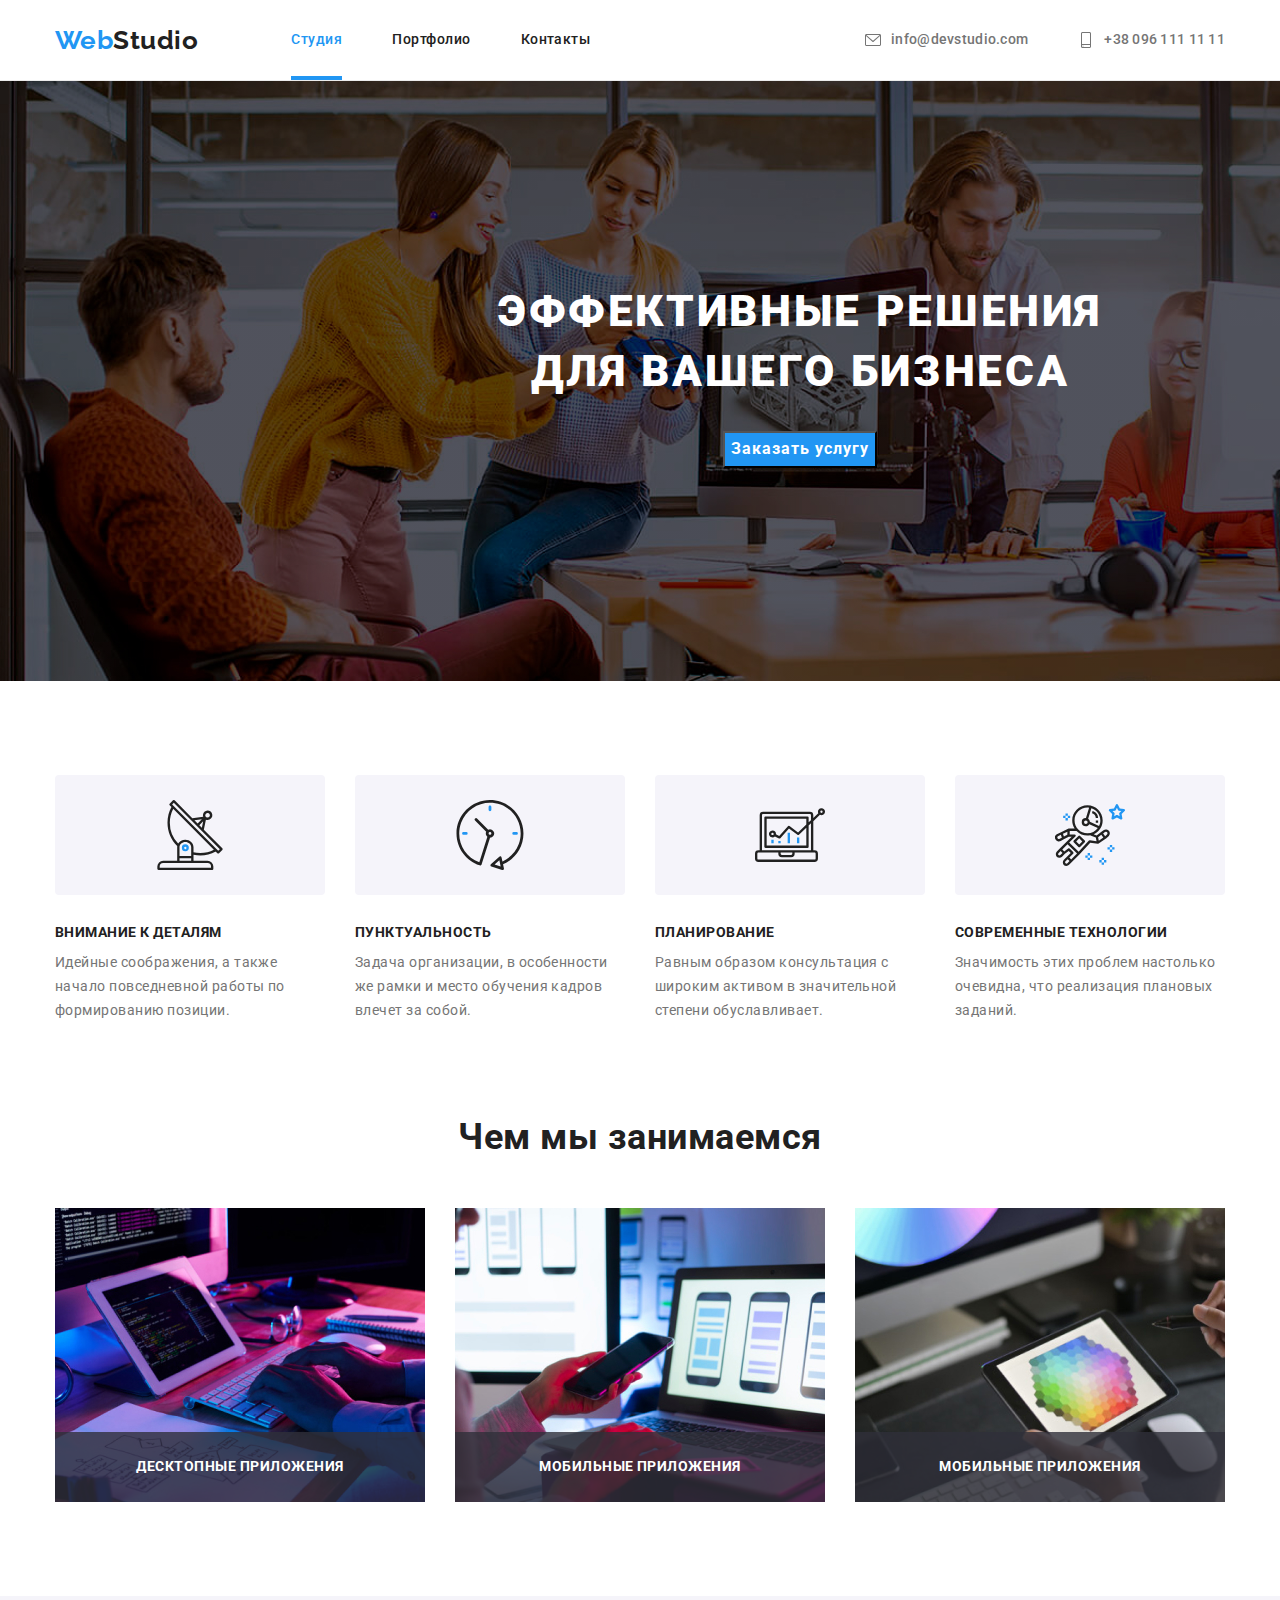
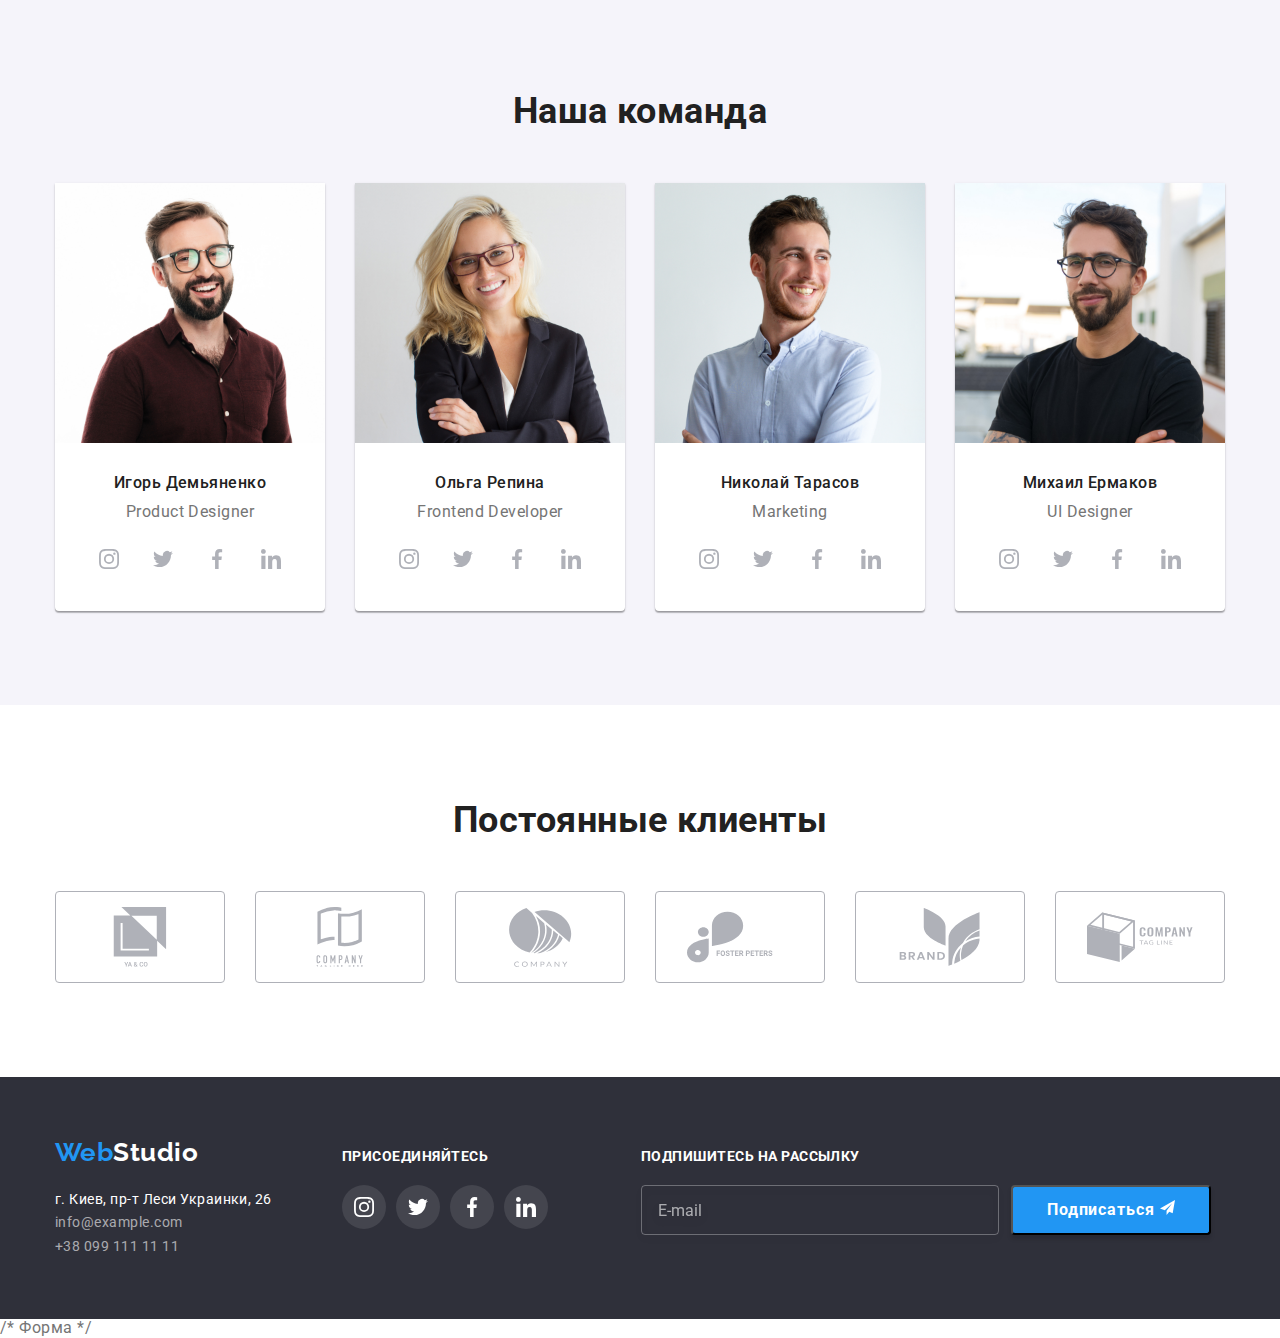
<file: index.html>
<!DOCTYPE html>
<html lang="en">
<head>
  <meta charset="UTF-8">
  <meta http-equiv="X-UA-Compatible" content="IE=edge">
  <meta name="viewport" content="width=device-width, initial-scale=1.0">
  <title>Document</title>
  <link rel="stylesheet" href="https://cdnjs.cloudflare.com/ajax/libs/modern-normalize/1.0.0/modern-normalize.min.css" />
  <link href="https://fonts.googleapis.com/css2?family=Raleway:wght@700&family=Roboto:wght@400;500;700;900&display=swap"
    rel="stylesheet">
  <link rel="stylesheet" href="./css/styles.css">
</head>
<body>
  <header class="header-frame">
    <div class="container header-flex">
        <nav class="main-nav">
          <a class="logo logo-header" href="/">Web<span class="logo-accent-header">Studio</span></a>
          <ul class="navigation list">
            <li class="item"><a class="current nav-li" href="./index.html">Студия</a></li>
            <li class="item"><a href="./portfolio.html">Портфолио</a></li>
            <li class="item"><a href="">Контакты</a></li>
          </ul>
        </nav>
        <ul class="contacts list">
          <li class="item">
            <a class="mail-item" href="mailto:info@devstudio.com">
              <svg class="mail" width="16" height="16">
                <use href="./img/sprayt.svg#icon-envelope-hover-1"></use>
              </svg>
              info@devstudio.com</a>
          </li>
          <li class="item">
            <a class="mail-item" href="tel:0961111111">
              <svg class="mail"  width="16" height="16">
                <use href="./img/sprayt.svg#icon-smartphone-1"></use>
              </svg>
              +38 096 111 11 11</a>
          </li>
        </ul>
    </div>
  </header>
  
  <main>
    <section class="hero">
      <div class="container">
        <h1 class="hero-header">Эффективные решения для вашего бизнеса</h1>
        <button class="hero-btn" type="button" data-modal-open>Заказать услугу</button>
      </div>
    </section>
  
    <section class="features">
      <div class="container">
        <h2 class="visually-hidden" >Особенности</h2>
          <ul class="features-list list">
              <li class="features-li">
                <div class="vector">
                  <svg class="vector-img" width="70" height="70">
                    <use href="./img/sprayt.svg#icon-antenna-1-1"></use>
                  </svg>
                </div>
                <h3 class="features-heder">Внимание к деталям</h3>
                <p class="features-text">Идейные соображения, а также начало повседневной работы по формированию позиции.</p>
              </li>
              <li class="features-li">
                <div class="vector">
                  <svg class="vector-img" width="70" height="70">
                    <use href="./img/sprayt.svg#icon-clock-1-1"></use>
                  </svg>
                </div>
                <h3 class="features-heder">Пунктуальность</h3>
                <p class="features-text">Задача организации, в особенности же рамки и место обучения кадров влечет за собой.</p>
              </li>
              <li class="features-li">
                <div class="vector">
                  <svg class="vector-img" width="70" height="70">
                    <use href="./img/sprayt.svg#icon-diagram-1-1"></use>
                  </svg>
                </div>
                <h3 class="features-heder">Планирование</h3>
                <p class="features-text">Равным образом консультация с широким активом в значительной степени обуславливает.</p>
              </li>
              <li class="features-li">
                <div class="vector">
                  <svg class="vector-img" width="70" height="70">
                    <use href="./img/sprayt.svg#icon-astronaut-1-1"></use>
                  </svg>
                </div>
                <h3 class="features-heder">Современные технологии</h3>
                <p class="features-text">Значимость этих проблем настолько очевидна, что реализация плановых заданий.</p>
              </li>
          </ul>
      </div>
    </section>
  
    <section class="business">
      <div class="container">
        <h2>Чем мы занимаемся</h2>
          <ul class="business-img list">
            <li class="img">
            <img src="./img/img.jpg" alt="разработка" width="370">
            <div class="business-heder">
              <p class="business-text">Десктопные приложения</p>
            </div>
            </li>
            <li class="img">
            <img src="./img/img(1).jpg" alt="мобильные версии" width="370">
            <div class="business-heder">
              <p class="business-text">Мобильные приложения</p>
            </div>
            </li>
            <li class="img">
            <img src="./img/img(2).jpg" alt="дизайн" width="370">
            <div class="business-heder">
              <p class="business-text">Мобильные приложения</p>
            </div>
            </li>
          </ul>
        </div>
    </section>
  
    <section class="command">
      <div class="container">
        <h2>Наша команда</h2>
          <ul class="command-list list">
            <li class="command-li"> 
              <img src="./img/photo1.jpg" alt="photo" width="270">
              <div class="command-box">
                <h3 class="command-heder">Игорь Демьяненко</h3>
                <p class="command-text">Product Designer</p>
                <ul class="social-command list">
                  <li class="link-size">
                    <a class="social" href="">
                      <svg class="socials-icon"  width="20" height="20">
                        <use href="./img/sprayt.svg#icon-instagram"></use>
                      </svg>
                    </a>
                  </li>
                  <li class="link-size">
                    <a class="social" href="">
                      <svg class="socials-icon"  width="20" height="20">
                        <use href="./img/sprayt.svg#icon-twitter"></use>
                      </svg>
                    </a>
                  </li>
                  <li class="link-size">
                    <a class="social" href="">
                      <svg class="socials-icon"  width="20" height="20">
                        <use href="./img/sprayt.svg#icon-facebook"></use>
                      </svg>
                    </a>
                  </li>
                  <li class="link-size">
                    <a class="social" href="">
                      <svg class="socials-icon"  width="20" height="20">
                        <use href="./img/sprayt.svg#icon-linkedin"></use>
                      </svg>
                    </a>
                  </li>
                </ul>
              </div>
            </li>
            <li class="command-li">
              <img src="./img/photo2.jpg" alt="photo" width="270">
              <div class="command-box">
                <h3 class="command-heder">Ольга Репина</h3>
                <p class="command-text">Frontend Developer</p>
                <ul class="social-command list">
                  <li class="link-size">
                    <a class="social" href="">
                      <svg class="socials-icon" width="20" height="20">
                        <use href="./img/sprayt.svg#icon-instagram"></use>
                      </svg>
                    </a>
                  </li>
                  <li class="link-size">
                    <a class="social" href="">
                      <svg class="socials-icon" width="20" height="20">
                        <use href="./img/sprayt.svg#icon-twitter"></use>
                      </svg>
                    </a>
                  </li>
                  <li class="link-size">
                    <a class="social" href="">
                      <svg class="socials-icon" width="20" height="20">
                        <use href="./img/sprayt.svg#icon-facebook"></use>
                      </svg>
                    </a>
                  </li>
                  <li class="link-size">
                    <a class="social" href="">
                      <svg class="socials-icon" width="20" height="20">
                        <use href="./img/sprayt.svg#icon-linkedin"></use>
                      </svg>
                    </a>
                  </li>
                </ul>
              </div>
            </li>
            <li class="command-li">
              <img src="./img/photo3.jpg" alt="photo" width="270">
              <div class="command-box">
                <h3 class="command-heder">Николай Тарасов</h3>
                <p class="command-text">Marketing</p>
                <ul class="social-command list">
                  <li class="link-size">
                    <a class="social" href="">
                      <svg class="socials-icon" width="20" height="20">
                        <use href="./img/sprayt.svg#icon-instagram"></use>
                      </svg>
                    </a>
                  </li>
                  <li class="link-size">
                    <a class="social" href="">
                      <svg class="socials-icon" width="20" height="20">
                        <use href="./img/sprayt.svg#icon-twitter"></use>
                      </svg>
                    </a>
                  </li>
                  <li class="link-size">
                    <a class="social" href="">
                      <svg class="socials-icon" width="20" height="20">
                        <use href="./img/sprayt.svg#icon-facebook"></use>
                      </svg>
                    </a>
                  </li>
                  <li class="link-size">
                    <a class="social" href="">
                      <svg class="socials-icon" width="20" height="20">
                        <use href="./img/sprayt.svg#icon-linkedin"></use>
                      </svg>
                    </a>
                  </li>
                </ul>
              </div>
            </li>
            <li class="command-li">
              <img src="./img/photo4.jpg" alt="photo" width="270">
              <div class="command-box">
                <h3 class="command-heder">Михаил Ермаков</h3>
                <p class="command-text">UI Designer</p>
                <ul class="social-command list">
                  <li class="link-size">
                    <a class="social" href="">
                      <svg class="socials-icon" width="20" height="20">
                        <use href="./img/sprayt.svg#icon-instagram"></use>
                      </svg>
                    </a>
                  </li>
                  <li class="link-size">
                    <a class="social" href="">
                      <svg class="socials-icon"  width="20" height="20">
                        <use href="./img/sprayt.svg#icon-twitter"></use>
                      </svg>
                    </a>
                  </li>
                  <li class="link-size">
                    <a class="social" href="">
                      <svg class="socials-icon" width="20" height="20">
                        <use href="./img/sprayt.svg#icon-facebook"></use>
                      </svg>
                    </a>
                  </li>
                  <li class="link-size">
                    <a class="social" href="">
                      <svg class="socials-icon" width="20" height="20">
                        <use href="./img/sprayt.svg#icon-linkedin"></use>
                      </svg>
                    </a>
                  </li>
                </ul>
              </div>
            </li>
          </ul>
        </div>
      </section>

      <section class="clients">
        <div class="container">
          <h2>Постоянные клиенты</h2>
            <ul class="clients-list list">
              <li class="clients-li"> 
                <a class="clients-link" href="">
                  <svg class="clients-logo" width="106" height="60">
                    <use href="./img/sprayt.svg#icon-Logo-1"></use>
                  </svg>
                </a>
              </li>
              <li class="clients-li">
                <a class="clients-link" href="">
                  <svg class="clients-logo" width="106" height="60">
                    <use href="./img/sprayt.svg#icon-Logo-2"></use>
                  </svg>
                </a>
              </li>
              <li class="clients-li">
                <a class="clients-link" href="">
                  <svg class="clients-logo" width="106" height="60">
                    <use href="./img/sprayt.svg#icon-Logo-3"></use>
                  </svg>
                </a>
              </li>
              <li class="clients-li">
                <a class="clients-link" href="">
                  <svg class="clients-logo" width="106" height="60">
                    <use href="./img/sprayt.svg#icon-Logo-4"></use>
                  </svg>
                </a>
              </li>
              <li class="clients-li">
                <a class="clients-link" href="">
                  <svg class="clients-logo" width="106" height="60">
                    <use href="./img/sprayt.svg#icon-Logo-5"></use>
                  </svg>
                </a>
              </li>
              <li class="clients-li">
                <a class="clients-link" href="">
                  <svg class="clients-logo" width="106" height="60">
                    <use href="./img/sprayt.svg#icon-Logo-6"></use>
                  </svg>
                </a>
              </li>
            </ul>
        </div>
      </section>
  </main>
  
  <footer class="footer">
    <div class="footer-container container" >
      <div class="footer-section">
          <a class="logo " href="/">Web<span class="logo-accent-footer">Studio</span></a>
          <address class="address"> г. Киев, пр-т Леси Украинки, 26
            <ul class="address-contacts list">
              <li>
                <a class="footer-mail" href="mailto:info@example.com"> info@example.com</a>
              </li>
              <li>
                <a href="tel:+380991111111"> +38 099 111 11 11</a>
              </li>
            </ul>
        </address>
      </div>
      <div>
        <h3 class="footer-header">присоединяйтесь</h3>
        <ul class="footer-list list">
          <li class="footer-li">
            <a class="social-footer" href="">
              <svg class="socials-icon" width="20" height="20">
                <use href="./img/sprayt.svg#icon-instagram"></use>
              </svg>
            </a>
          </li>
          <li class="footer-li">
            <a class="social-footer" href="">
              <svg class="socials-icon" width="20" height="20">
                <use href="./img/sprayt.svg#icon-twitter"></use>
              </svg>
            </a>
          </li>
          <li class="footer-li">
            <a class="social-footer" href="">
              <svg class="socials-icon" width="20" height="20">
                <use href="./img/sprayt.svg#icon-facebook"></use>
              </svg>
            </a>
          </li>
          <li class="footer-li">
            <a class="social-footer" href="">
              <svg class="socials-icon"  width="20" height="20">
                <use href="./img/sprayt.svg#icon-linkedin"></use>
              </svg>
            </a>
          </li>
        </ul> 
      </div>
      
      <div class="conteiner-foter-form">
        <b class="footer-form-text">Подпишитесь на рассылку</b>
        <form class="footer-form">
          <input class="footer-form-input" type="email" name="mail" placeholder="E-mail">
        
            <button class="btn-form footer-btn" type="submit">Подписаться
              <svg class="btn-icon" width="15" height="15">
                <use href="./img/sprayt.svg#icon-icon-send-1"></use>
              </svg>
            </button>
          </form> 
      </div>
    
    </div>
  </footer>

  /* Форма */
  
  <div class="backdrop is-hidden" data-modal>
    <div class="modal">
      <button class="button-modal" data-modal-close>
        <svg width="17" height="17">
          <use href="./img/sprayt.svg#icon-close-black"></use>
        </svg>
      </button>
      <b class="modal-text">Оставьте свои данные, мы вам перезвоним</b>
      
      <form class="form js-speaker-form">
        <div class="form-field">
          <label class="form-label" for="name">Имя</label>
          <input class="form-input" type="text" name="name" id="name" autofocus>
          <span class="form-icon">
            <svg width="12" height="12">
              <use href="./img/sprayt.svg#icon-Vector-1"></use>
            </svg>
          </span>
        </div>
        
        <div class="form-field">
          <label for="tel">Телефон</label>
          <input class="form-input" type="tel" name="tel" id="tel">
          <span class="form-icon">
            <svg width="13" height="13">
              <use href="./img/sprayt.svg#icon-Vector-2"></use>
            </svg>
          </span>
        </div>
        
        
        <div class="form-field">
          <label for="mail">Почта</label>
          <input class="form-input" type="email" name="mail" id="mail">
          <span class="form-icon">
            <svg width="15" height="12">
              <use href="./img/sprayt.svg#icon-Vector-3"></use>
            </svg>
          </span>
        </div>
        
        
        <div class="form-comment">
          <label for="comment">Комментарий</label>
          <textarea class="comment form-input" name="comment" id="comment" placeholder="Введите текст"></textarea>
        </div>
        
        
        <label class="polisi field" for="polisi">
          <input class="checkbox" type="checkbox" name="polisi" id="polisi">
          <span class="icon"></span>
          Соглашаюсь с рассылкой и принимаю <a class="contract" href="">Условия договора</a>
        </label>
        
        

        <button class="btn-form form-modal" type="submit">Отрпавить</button>
      </form>
    </div>
  </div>
  <script src="./js/modal.js"></script>
</body>
</html>
</file>
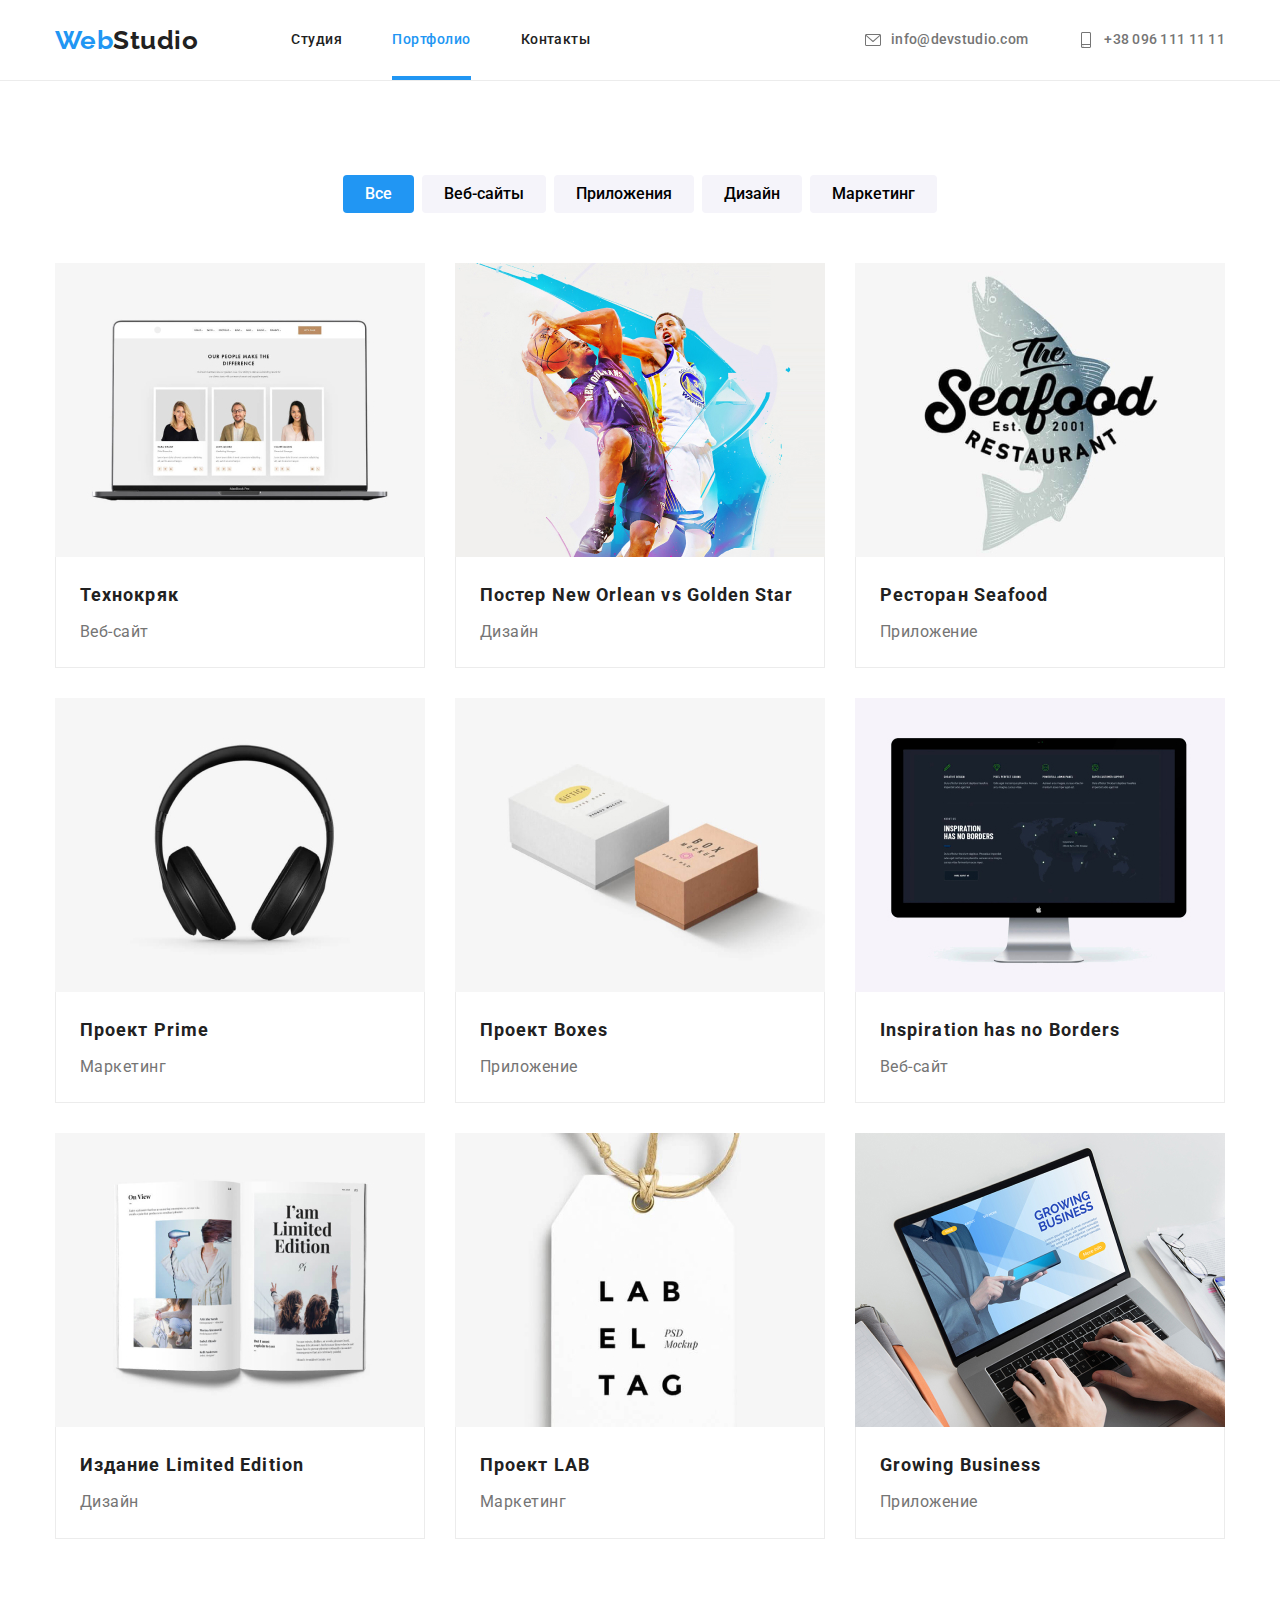
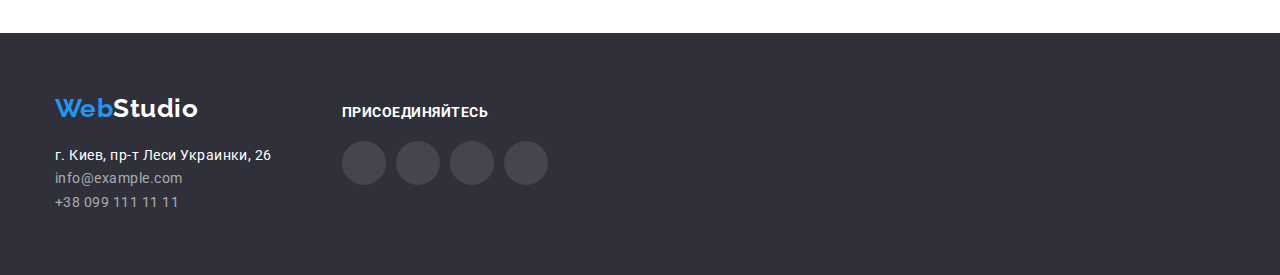
<file: portfolio.html>
<!DOCTYPE html>
<html lang="en">
<head>
  <meta charset="UTF-8">
  <meta http-equiv="X-UA-Compatible" content="IE=edge">
  <meta name="viewport" content="width=device-width, initial-scale=1.0">
  <title>Document</title>
  <link rel="stylesheet" href="https://cdnjs.cloudflare.com/ajax/libs/modern-normalize/1.0.0/modern-normalize.min.css" />
  <link href="https://fonts.googleapis.com/css2?family=Raleway:wght@700&family=Roboto:wght@400;500;700;900&display=swap"
    rel="stylesheet">
  <link rel="stylesheet" href="./css/styles.css">
</head>
<body>
  <header class="header-frame">
    <div class="container header-flex">
        <nav class="main-nav">
          <a class="logo logo-header" href="/">Web<span class="logo-accent-header">Studio</span></a>
          <ul class="navigation list">
            <li class="item" ><a href="./index.html">Студия</a></li>
            <li class="item" ><a class="current nav-li" href="./portfolio.html">Портфолио</a></li>
            <li class="item" ><a href="">Контакты</a></li>
          </ul>
        </nav>
        <ul class="contacts list">
          <li class="item">
            <a class="mail-item" href="mailto:info@devstudio.com">
              <svg class="mail"  width="16" height="16">
                <use href="./img/sprayt.svg#icon-envelope-hover-1"></use>
              </svg>
              info@devstudio.com</a>
          </li>
          <li class="item">
            <a class="mail-item" href="tel:0961111111">
              <svg class="mail"  width="16" height="16">
                <use href="./img/sprayt.svg#icon-smartphone-1"></use>
              </svg>
              +38 096 111 11 11</a>
          </li>
        </ul>
    </div>
  </header>

  <main>
    <h1 class="visually-hidden">Портфолио</h1>
    <section class="portfolio-container">  
      <div class="container">
        <ul class="filters list">
          <li class="button">
            <button class="list-btn current" type="button">Все</button>
          </li>
          <li class="button">
            <button class="list-btn" type="button">Веб-сайты</button>
          </li>
          <li class="button">
            <button class="list-btn" type="button">Приложения</button>
          </li>
          <li class="button">
            <button class="list-btn" type="button">Дизайн</button>
          </li>
          <li class="button">
            <button class="list-btn" type="button">Маркетинг</button>
          </li>
        </ul>

        <ul class="portfolio list">
            
              <li class="flex-element">
                <a class="portfolio-card" href="">
                  <div class="img-portfolio">
                    <img src="./img2/img.jpg" alt="веб-сайт Технокряк" width="370">
                    <div class="portfolio-overlai">
                      <p class="overlai-tex">Ресурс предлагает комплексные предложения с разным уровнем функционала и сервисов. Все
                        это позволит посетителю получить
                        исчерпывающие сведения о компании или частном лице.</p>
                    </div>
                  </div>
                  <div class="portfolio-box">
                    <h3 class="portfolio-heder">Технокряк</h3>
                    <p class="portfolio-text">Веб-сайт</p>
                  </div>
                </a>
              </li>
            
            
            
              <li class="flex-element">
                <a class="portfolio-card" href="">
                  <div class="img-portfolio">
                    <img src="./img2/img(1).jpg" alt="постер New Orlean vs Golden Star" width="370">
                    <div class="portfolio-overlai">
                      <p class="overlai-tex">Ресурс предлагает комплексные предложения с разным уровнем функционала и сервисов. Все
                        это
                        позволит посетителю получить
                        исчерпывающие сведения о компании или частном лице.</p>
                    </div>
                  </div>
                  <div class="portfolio-box">
                    <h3 class="portfolio-heder">Постер New Orlean vs Golden Star</h3>
                    <p class="portfolio-text">Дизайн</p>
                  </div>
                </a>
              </li>
            
            
            
              <li class="flex-element">
                <a class="portfolio-card" href="">
                  <div class="img-portfolio">
                    <img src="./img2/img(2).jpg" alt="приложение ресторан Seafood" width="370">
                    <div class="portfolio-overlai">
                      <p class="overlai-tex">Ресурс предлагает комплексные предложения с разным уровнем функционала и сервисов. Все
                        это
                        позволит посетителю получить
                        исчерпывающие сведения о компании или частном лице.</p>
                    </div>
                  </div>
                  <div class="portfolio-box">
                    <h3 class="portfolio-heder">Ресторан Seafood</h3>
                    <p class="portfolio-text">Приложение</p>
                  </div>
                </a>
              </li>
            
            
            
              <li class="flex-element">
                <a class="portfolio-card" href="">
                  <div class="img-portfolio">
                    <img src="./img2/img(3).jpg" alt="Проект Prime" width="370">
                    <div class="portfolio-overlai">
                      <p class="overlai-tex">Ресурс предлагает комплексные предложения с разным уровнем функционала и сервисов. Все
                        это
                        позволит посетителю получить
                        исчерпывающие сведения о компании или частном лице.</p>
                    </div>
                  </div>
                  <div class="portfolio-box">
                    <h3 class="portfolio-heder">Проект Prime</h3>
                    <p class="portfolio-text">Маркетинг</p>
                  </div>
                </a>
              </li>
            
              <li class="flex-element">
                <a class="portfolio-card" href="">
                  <div class="img-portfolio">
                    <img src="./img2/img(4).jpg" alt="Проект Boxes" width="370">
                    <div class="portfolio-overlai">
                      <p class="overlai-tex">Ресурс предлагает комплексные предложения с разным уровнем функционала и сервисов. Все
                        это
                        позволит посетителю получить
                        исчерпывающие сведения о компании или частном лице.</p>
                    </div>
                  </div>
                  <div class="portfolio-box">
                    <h3 class="portfolio-heder">Проект Boxes</h3>
                    <p class="portfolio-text">Приложение</p>
                  </div>
                </a>
              </li>

              <li class="flex-element">
                <a class="portfolio-card" href="">
                  <div class="img-portfolio">
                    <img src="./img2/img(5).jpg" alt="веб-сайт Inspiration has no Borders" width="370">
                    <div class="portfolio-overlai">
                      <p class="overlai-tex">Ресурс предлагает комплексные предложения с разным уровнем функционала и сервисов. Все
                        это
                        позволит посетителю получить
                        исчерпывающие сведения о компании или частном лице.</p>
                    </div>
                  </div>
                  <div class="portfolio-box">
                    <h3 class="portfolio-heder">Inspiration has no Borders</h3>
                    <p class="portfolio-text">Веб-сайт</p>
                  </div>
                </a>
              </li>
            
              <li class="flex-element">
                <a class="portfolio-card" href="">
                  <div class="img-portfolio">
                    <img src="./img2/img(6).jpg" alt="дизайн издания Limited Edition" width="370">
                    <div class="portfolio-overlai">
                      <p class="overlai-tex">Ресурс предлагает комплексные предложения с разным уровнем функционала и сервисов. Все
                        это
                        позволит посетителю получить
                        исчерпывающие сведения о компании или частном лице.</p>
                    </div>
                  </div>
                  <div class="portfolio-box">
                    <h3 class="portfolio-heder">Издание Limited Edition</h3>
                    <p class="portfolio-text">Дизайн</p>
                  </div>
                </a>
              </li>
          
              <li class="flex-element">
                <a class="portfolio-card" href="">
                  <div class="img-portfolio">
                    <img src="./img2/img(7).jpg" alt="Проект LAB" width="370">
                    <div class="portfolio-overlai">
                      <p class="overlai-tex">Ресурс предлагает комплексные предложения с разным уровнем функционала и сервисов. Все
                        это
                        позволит посетителю получить
                        исчерпывающие сведения о компании или частном лице.</p>
                    </div>
                  </div>
                  <div class="portfolio-box">
                    <h3 class="portfolio-heder">Проект LAB</h3>
                    <p class="portfolio-text">Маркетинг</p>
                  </div>
                </a>
              </li>
            
              <li class="flex-element">
                <a class="portfolio-card" href="">
                  <div class="img-portfolio">
                    <img src="./img2/img(8).jpg" alt="Приложение Growing Business" width="370">
                    <div class="portfolio-overlai">
                      <p class="overlai-tex">Ресурс предлагает комплексные предложения с разным уровнем функционала и сервисов. Все
                        это
                        позволит посетителю получить
                        исчерпывающие сведения о компании или частном лице.</p>
                    </div>
                  </div>
                  <div class="portfolio-box">
                    <h3 class="portfolio-heder">Growing Business</h3>
                    <p class="portfolio-text">Приложение</p>
                  </div>
                </a>
              </li>
            
          </ul>
      </div>
    </section>
  </main>

  <footer class="footer">
    <div class="footer-container container">
      <div class="footer-section">
        <a class="logo " href="/">Web<span class="logo-accent-footer">Studio</span></a>
        <address class="address"> г. Киев, пр-т Леси Украинки, 26
          <ul class="address-contacts list">
            <li>
              <a class="footer-mail" href="mailto:info@example.com"> info@example.com</a>
            </li>
            <li>
              <a href="tel:+380991111111"> +38 099 111 11 11</a>
            </li>
          </ul>
        </address>
      </div>
      <div class="footer-section">
        <h3 class="footer-header">присоединяйтесь</h3>
        <ul class="footer-list list">
          <li class="footer-li">
            <a class="social-footer" href="">
              <svg class="socials-icon" width="20" height="20">
                <use href="./img/sprayt.svg#icon-instagram-2-1"></use>
              </svg>
            </a>
          </li>
          <li class="footer-li">
            <a class="social-footer" href="">
              <svg class="socials-icon" width="20" height="20">
                <use href="./img/sprayt.svg#icon-Group-1"></use>
              </svg>
            </a>
          </li>
          <li class="footer-li">
            <a class="social-footer" href="">
              <svg class="socials-icon" width="20" height="20">
                <use href="./img/sprayt.svg#icon-facebook-1-1"></use>
              </svg>
            </a>
          </li>
          <li class="footer-li">
            <a class="social-footer" href="">
              <svg class="socials-icon" width="20" height="20">
                <use href="./img/sprayt.svg#icon-linkedin-1"></use>
              </svg>
            </a>
          </li>
        </ul>
      </div>
    </div>
  </footer>
  </body>
  
  </html>
</file>
<file: css/styles.css>
:root {
  --main-font: "Roboto", sans-serif;
  --main-color: #757575;
  --accent-color: #2196f3;
  --background-color: #2f303a;
  --text-color: #212121;
  --white-text: #ffffff;
}

body {
  font-family: var(--main-font);
  letter-spacing: 0.03em;
  color: var(--main-color);
}

h1,
h2,
h3,
h4,
p,
ul {
  margin-top: 0;
  margin-bottom: 0;
}
ul,
ol {
  padding: 0;
}

img {
  display: block;
}

.container {
  width: 1200px;
  padding-left: 15px;
  padding-right: 15px;
  margin: 0 auto;
}

a {
  padding-left: 0;
  margin-top: 0;
  margin-bottom: 0;
  text-decoration: none;
}

.header-frame {
  border-bottom: 1px solid #ececec;
}

.header-flex {
  display: flex;
  align-items: center;
}

.main-nav {
  display: flex;
  align-items: center;
}

.list {
  list-style: none;
}

.logo {
  color: var(--accent-color);

  font-family: Raleway;
  font-weight: 700;
  font-size: 26px;
  line-height: 1.19;
  text-decoration: none;
}

.logo-header {
  margin-right: 93px;
}

.logo-accent-header {
  color: var(--text-color);
}

.navigation {
  display: flex;
}

.navigation .item:not(:last-child) {
  margin-right: 50px;
}

.navigation a {
  display: block;
  padding-top: 32px;
  padding-bottom: 32px;

  color: var(--text-color);

  text-decoration: none;
  font-weight: 500;
  font-size: 14px;
  line-height: 1.14;

  transition: color 250ms 
  cubic-bezier(0.4, 0, 0.2, 1);
  }

.navigation a:hover,
.navigation a:focus {
  color: var(--accent-color);
}

.navigation .current {
  color: var(--accent-color);
}

.nav-li{
  position: relative;
}

.nav-li::after {
  content: '';
  position: absolute;
  display: block;
  left: 0;
  bottom: 0;

  width: 100%;
  height: 4px;
  background-color: #2196F3;
  transition: opacity 250ms cubic-bezier(0.4, 0, 0.2, 1);
}

.contacts {
  display: flex;
  margin-left: auto;
}

.contacts .item + .item {
  margin-left: 50px;
}

.contacts a {
  color: var(--main-color);

  text-decoration: none;
  font-weight: 500;
  font-size: 14px;
  line-height: 1.14;
  letter-spacing: 0.02em;

  transition-property: color;
  transition-duration: 250ms;
  transition-timing-function: cubic-bezier(0.4, 0, 0.2, 1);
}

.contacts a:hover,
.contacts a:focus {
  color: var(--accent-color);
  fill: var(--accent-color);
}

.mail-item {
  display: flex;
  justify-content: center;
  align-items: center;
}

.mail {
  display: flex;
  justify-content: center;
  align-items: center;
  width: 16px;
  height: 16px;
  fill: currentColor;
  margin-right: 10px;
}

/*страница студии*/
h1 {
  margin-bottom: 30px;

  color: var(--white-text);

  font-weight: 900;
  font-size: 44px;
  line-height: 1.37;
  letter-spacing: 0.06em;
  text-transform: uppercase;
}

.hero {
  padding-top: 200px;
  padding-bottom: 200px;

  background-color: var(--background-color);
  background-image: linear-gradient(
      to right,
      rgba(0, 0, 0, 0.4),
      rgba(0, 0, 0, 0.4)
    ),
    url(../img/фон.jpg);
  background-repeat: no-repeat;
  background-position: center;

  width: 1600px;
  height: 600px;
  margin-right: auto;
  margin-left: auto;

  text-align: center;
  
}

.hero-header {
  width: 696px;
  margin-right: auto;
  margin-left: auto;
}

.hero-btn {
  color: var(--white-text);
  background-color: #2196f3;

  font-family: var(--main-font);
  font-weight: 700;
  font-size: 16px;
  line-height: 1.9;
  letter-spacing: 0.06em;
  cursor: pointer;

  transition: background-color 250ms 
  cubic-bezier(0.4, 0, 0.2, 1);
  }

.hero-btn:hover,
.hero-btn:focus {
  background-color: #188ce8;
}

.visually-hidden {
  position: absolute;
  width: 1px;
  height: 1px;
  margin: -1px;
  border: 0;
  padding: 0;

  white-space: nowrap;
  clip-path: inset(100%);
  clip: rect(0 0 0 0);
  overflow: hidden;
}

.features-list {
  display: flex;
}

.features-list .features-li + .features-li {
  margin-left: 30px;
}

.features {
  padding-top: 94px;
  padding-bottom: 94px;
}

.vector {
  display: flex;
  justify-content: center;
  align-items: center;
  width: 270px;
  height: 120px;
  background-color: #f5f4fa;
  margin-bottom: 30px;
  border-radius: 4px;
}

.features-text {
  width: 270px;
  font-size: 14px;
  line-height: 1.7;
}

.features-heder {
  margin-bottom: 10px;

  color: var(--text-color);

  font-weight: 700;
  font-size: 14px;
  line-height: 1.14;
  text-decoration: none;
  text-transform: uppercase;
}

.business {
  padding-bottom: 94px;
}

h2 {
  margin-bottom: 50px;

  color: var(--text-color);

  font-weight: 700;
  font-size: 36px;
  line-height: 1.17;
  text-align: center;
  text-decoration: none;
}

.business-img {
  display: flex;
  
}

.img {
  position: relative;
}

.business-img .img + .img {
  margin-left: 30px;
}

.business-heder {
  background-color: rgba(47, 48, 58, 0.8);
  position: absolute;
  width: 370px;
  bottom: 0;
  left: 0;
}

.business-text{
  font-weight: 700;
  font-size: 14px;
  line-height: 1.14;
  text-align: center;
  text-transform: uppercase;

  color: var(--white-text);
  
  padding-top: 27px;
  padding-bottom: 27px;
 
}

.command {
  background-color: #f5f4fa;

  padding-top: 94px;
  padding-bottom: 94px;
}

.command-list {
  display: flex;
}

.command-list .command-li + .command-li {
  margin-left: 30px;
}

.command-li {
  background-color: #FFFFFF;
  box-shadow: 0px 1px 3px rgba(0, 0, 0, 0.12),
  0px 1px 1px rgba(0, 0, 0, 0.14),
  0px 2px 1px rgba(0, 0, 0, 0.2);
  border-radius: 0px 0px 4px 4px;
}

.command-heder {
  margin-bottom: 10px;

  color: var(--text-color);

  font-weight: 500;
  font-size: 16px;
  line-height: 1.19;
}

.command-box {
  padding-top: 30px;
  padding-bottom: 30px;
  text-align: center;
}

.command-text {
  font-size: 16px;
  line-height: 1.19;
}

.social-command {
  display: flex;
  justify-content: center;
  margin-top: 16px;
}

.social-command .link-size + .link-size {
  margin-left: 10px;
}

.social {
  display: flex;
  justify-content: center;
  align-items: center;
  width: 44px;
  height: 44px;
  fill: #afb1b8;
  border-radius: 50%;

  transition: background-color 250ms cubic-bezier(0.4, 0, 0.2, 1), fill 250ms cubic-bezier(0.4, 0, 0.2, 1);
  }

.social:hover,
.social:focus {
  fill: var(--white-text);
  background-color: var(--accent-color);
}

.socials-icon {
  display: flex;
  justify-content: center;
  align-items: center;
}

.clients {
  padding-top: 94px;
  padding-bottom: 94px;
}

.clients-list {
  display: flex;
  justify-content: center;
}

.clients-list .clients-li + .clients-li {
  margin-left: 30px;
}

.clients-link {
  display: flex;
  justify-content: center;
  align-items: center;

  color: #afb1b8;
  fill: #afb1b8;
  border: 1px solid #afb1b8;
  box-sizing: border-box;
  border-radius: 4px;

  width: 170px;
  height: 92px;

  transition: fill 250ms cubic-bezier(0.4, 0, 0.2, 1), border 250ms cubic-bezier(0.4, 0, 0.2, 1);
  }

.clients-link:hover,
.clients-link:focus {
  fill: var(--accent-color);
  border: 1px solid var(--accent-color);
}

/* Футер */

.footer {
  padding-top: 60px;
  padding-bottom: 60px;

  background-color: var(--background-color);
}

.footer-container {
  display: flex;
  align-items: baseline;
}

.footer-section {
  margin-right: 70px;
}

.logo-accent-footer {
  color: var(--white-text);
}

.address {
  margin-top: 20px;

  color: var(--white-text);

  font-style: normal;
  font-size: 14px;
  line-height: 1.7;
  text-decoration: none;
}

.address-contacts a {
  padding-left: 0;

  color: rgba(255, 255, 255, 0.6);

  font-style: normal;
  font-size: 14px;
  line-height: 1.71;
  text-decoration: none;

  transition: color 250ms 
  cubic-bezier(0.4, 0, 0.2, 1);
}

.address-contacts a:hover,
.address-contacts a:focus {
  color: var(--accent-color);
}

.footer-mail {
  margin-bottom: 9px;
}

.footer-header {
  font-weight: 700;
  font-size: 14px;
  line-height: 1.14;
  text-transform: uppercase;

  color: #ffffff;
}

.footer-list {
  display: flex;
  margin-top: 20px;
}

.social-footer {
  display: flex;
  align-items: center;
  justify-content: center;
  width: 44px;
  height: 44px;
  fill: var(--white-text);
  background-color: rgba(255, 255, 255, 0.1);
  border-radius: 50%;

  transition: background-color 250ms 
  cubic-bezier(0.4, 0, 0.2, 1);

}

.social-footer:hover,
.social-footer:focus {
  background-color: var(--accent-color);
}

.footer-list .footer-li + .footer-li {
  margin-left: 10px;
}

.conteiner-foter-form{
  margin-left: 93px;
}

.footer-form-text{
  font-weight: 700;
  font-size: 14px;
  line-height: 1.14;
  text-transform: uppercase;
  
  color: var(--white-text);
}

.footer-form{
  display: flex;
  margin-top: 20px;
}

.footer-form-input{
  width: 358px;
  height: 50px;
  border: 1px solid rgba(255, 255, 255, 0.3);
  box-sizing: border-box;
  filter: drop-shadow(0px 4px 4px rgba(0, 0, 0, 0.15));
  border-radius: 4px;
  padding-left: 16px;
  color: rgba(255, 255, 255, 0.3);
  background-color: transparent;
}

.footer-form-input::placeholder{
  font-weight: 400;
  font-size: 16px;
  line-height: 1.25;
  
  display: flex;
  align-items: center;
  
  color: rgba(255, 255, 255, 0.6);
}

.footer-btn{
  margin-left: 12px;
}


/* Портфолио*/

.portfolio-container {
  padding-top: 94px;
  padding-bottom: 94px;
}

.filters {
  display: flex;
  justify-content: center;
  margin-bottom: 50px;
}

.container .button + .button {
  margin-left: 8px;
}

.list-btn {
  background: #f5f4fa;

  font-family: var(--main-font);
  font-weight: 500;
  font-size: 16px;
  line-height: 1.6;
  cursor: pointer;
  border: none;
  border-radius: 4px;
  padding: 6px 22px;
  text-align: center;

  transition: color 250ms cubic-bezier(0.4, 0, 0.2, 1), background-color 250ms cubic-bezier(0.4, 0, 0.2, 1), box-shadow 250ms cubic-bezier(0.4, 0, 0.2, 1);
}

.list-btn:hover,
.list-btn:focus {
  color: var(--white-text);
  background-color: var(--accent-color);
  box-shadow: 0px 3px 1px rgba(0, 0, 0, 0.1),
  0px 1px 2px rgba(0, 0, 0, 0.08),
  0px 2px 2px rgba(0, 0, 0, 0.12);
}

.filters .current {
  color: var(--white-text);
  background-color: var(--accent-color);
}

.portfolio {
  display: flex;
  flex-wrap: wrap;
}

.flex-element {
  margin-right: 30px;
  margin-bottom: 30px;
  } 

.portfolio-card {
  display: block;
  transition: box-shadow 250ms cubic-bezier(0.4, 0, 0.2, 1);
}

.portfolio-card:hover,
.portfolio-card:focus {
  box-shadow: 0px 1px 1px rgba(0, 0, 0, 0.12),
    0px 4px 4px rgba(0, 0, 0, 0.06),
    1px 4px 6px rgba(0, 0, 0, 0.16);
}
.flex-element:nth-child(3n) {
  margin-right: 0;
}

.flex-element:nth-last-child(-n + 3) {
  margin-bottom: 0;
}

.img-portfolio {
  position: relative;
  overflow: hidden;

}

.portfolio-overlai{
  width: 100%;
  height: 100%;
  background-color: rgba(33, 150, 243, 0.9);
  position: absolute;
  top: 0;
  left: 0;
  display: flex;
  justify-content: center;
  align-items: center;
  

  transform: translateY(100%);
  transition: transform 250ms cubic-bezier(0.4, 0, 0.2, 1);
}

.flex-element:hover .portfolio-overlai {
  transform: translateY(0);
}

.overlai-tex {
  font-weight: 400;
  font-size: 18px;
  line-height: 1.56;

  color: var(--white-text);


  margin-left: 24px;
  margin-right: 24px;

}



.portfolio-box {
  padding: 20px 24px 20px 24px;
  border-right: 1px solid #ececec;
  border-bottom: 1px solid #ececec;
  border-left: 1px solid #ececec;
}
.portfolio-heder {
  margin-bottom: 4px;

  color: var(--text-color);

  font-weight: 700;
  font-size: 18px;
  line-height: 2;
  letter-spacing: 0.06em;
}

.portfolio-text {
  color: var(--main-color);

  font-size: 16px;
  line-height: 1.9;
}

.backdrop {
  position: fixed;
  top: 0;
  left: 0;
  width: 100%;
  height: 100%;
  background-color: rgba(0, 0, 0, 0.2);

  opacity: 1;
  transition: opacity 250ms cubic-bezier(0.4, 0, 0.2, 1);

}

.backdrop.is-hidden {
  opacity: 0;
  pointer-events: none;
}

.modal{
  width: 528px;
  height: 581px;
  padding: 40px;
  background-color: #FFFFFF;

  position: absolute;
  top: 50%;
  left: 50%;
  transform: translate(-50%, -50%);
}

.button-modal{
  display: flex;
  justify-content: center;
  align-items: center;
  position: absolute;
  top: 8px;
  right: 8px;
  width: 30px;
  height: 30px;
  background-color: #FFFFFF;
  border: 2px solid rgba(0, 0, 0, 0.1);
  box-sizing: border-box;
  border-radius: 50%;
  cursor: pointer;

  transition: fill 250ms cubic-bezier(0.4, 0, 0.2, 1);
}

.button-modal:hover,
.button-modal:focus{
  fill: var(--accent-color);
}

.modal-text {
  font-weight: 700;
  font-size: 20px;
  line-height: 1.15;
  text-align: center;
  margin-left: auto;
  margin-right: auto;
  color: var(--text-color);
  
}

textarea {
  resize: none;
}

.form-field{
  display: flex;
  flex-direction: column;
  position: relative;
  margin-bottom: 10px;
  margin-top: 12px;
}

.form-field label{
margin-bottom: 4px;
font-weight: 400;
font-size: 12px;
line-height: 1.17;
letter-spacing: 0.01em;

color: #757575;
}

.form-field input{
height: 40px;
border: 1px solid rgba(33, 33, 33, 0.2);
box-sizing: border-box;
border-radius: 4px;
padding-left: 40px;
cursor: pointer;
outline: none;

transition: border 250ms cubic-bezier(0.4, 0, 0.2, 1);
}

.form-field input:focus{
  border:1px solid var(--accent-color);
}

.form-comment{
  display: flex;
  flex-direction: column;
  position: relative;
  margin-bottom: 20px;

}

.comment{
  border: 1px solid rgba(33, 33, 33, 0.2);
  font-weight: 400;
  font-size: 12px;
  line-height: 1.17px;
  letter-spacing: 0.01em;
  width: 448px;
  height: 120px;
  padding: 12px 16px;
  
  cursor: pointer;
  outline: none;

  transition: border 250ms cubic-bezier(0.4, 0, 0.2, 1);
}

.comment:focus {
  border: 1px solid var(--accent-color);
}

.comment::placeholder{
  font-weight: 400;
  font-size: 14px;
  line-height: 16px;
  letter-spacing: 0.01em;
  
  color: rgba(117, 117, 117, 0.5);
}

.btn-form{
  display: block;
  text-align: center;
  color: var(--white-text);
  background-color: #2196F3;
  
  font-family: var(--main-font);
  font-weight: 700;
  font-size: 16px;
  line-height: 1.9;
  letter-spacing: 0.06em;
  cursor: pointer;
  box-shadow: 0px 4px 4px rgba(0, 0, 0, 0.15);;
  border-radius: 4px;

  width: 200px;
  height: 50px;
  
  
  transition: background-color 250ms cubic-bezier(0.4, 0, 0.2, 1);
}

.form-modal{
margin-left: auto;
margin-right: auto;
margin-top: 30px;
}

.btn-form:focus{
  background-color: #188CE8;
}

.form-icon {
  position: absolute;
  top: 50%;
  left: 10px;

  display: inline-block;
  width: 18px;
  height: 18px;

  transition: fill 250ms cubic-bezier(0.4, 0, 0.2, 1); 
}

.form-input:focus~.form-icon {
  fill: var(--accent-color);
}

.field {
  margin-left: 12px;
}

.checkbox {
  position: absolute;
  width: 1px;
  height: 1px;
  margin: -1px;
  border: 0;
  padding: 0;
  clip: rect(0 0 0 0);
  overflow: hidden;
}

.icon{
  display: inline-block;
  width: 15px;
  height: 15px;
  margin-right: 7px;

  border: 2px solid var(--text-color);
  border-radius: 4px;
}

.checkbox:checked + .icon{
  border-color: transparent;
  background-color: var(--accent-color);
  background-image: url('../img/icon\ check\ \(1\).svg');
  background-size: contain;
  background-origin: border-box;
}

.polisi{
  font-weight: 400;
  font-size: 14px;
  line-height: 1.71;
  
  color: #757575;
}

.contract{
  color: var(--accent-color);
}
</file>
